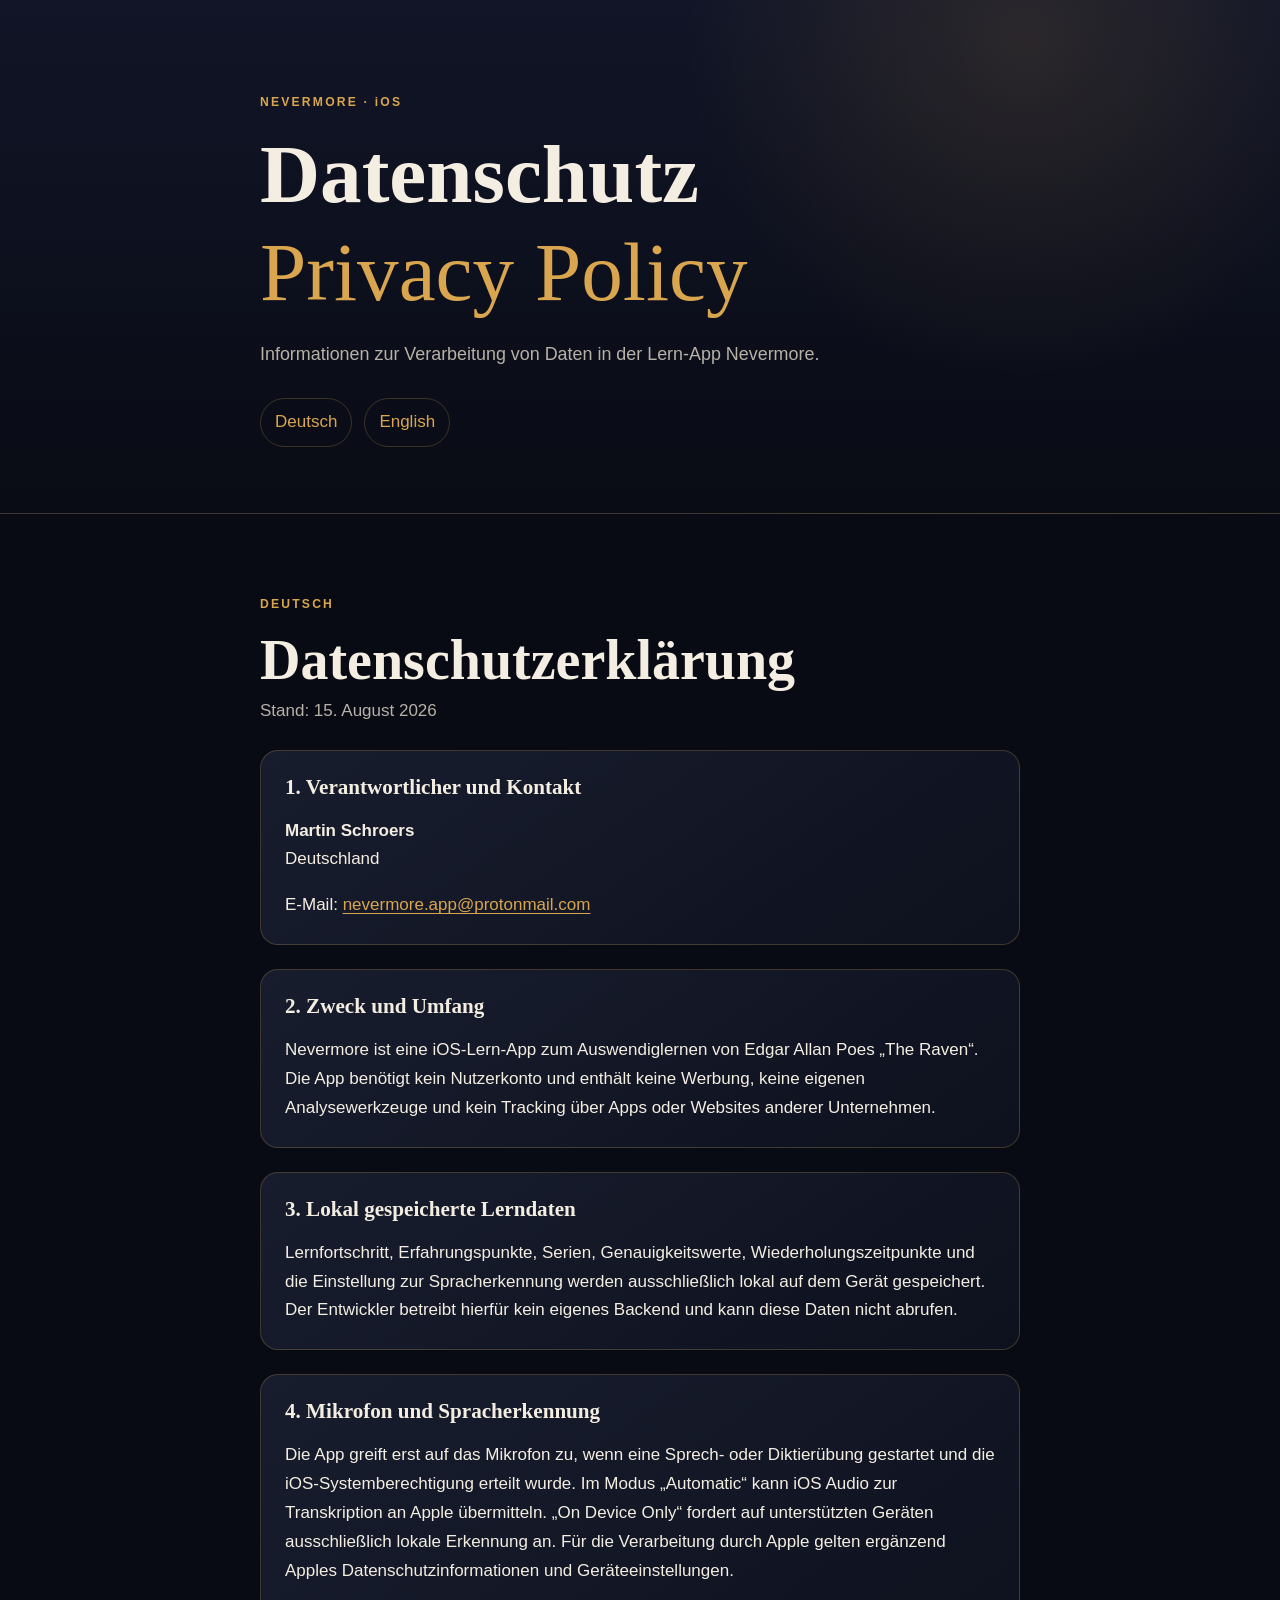
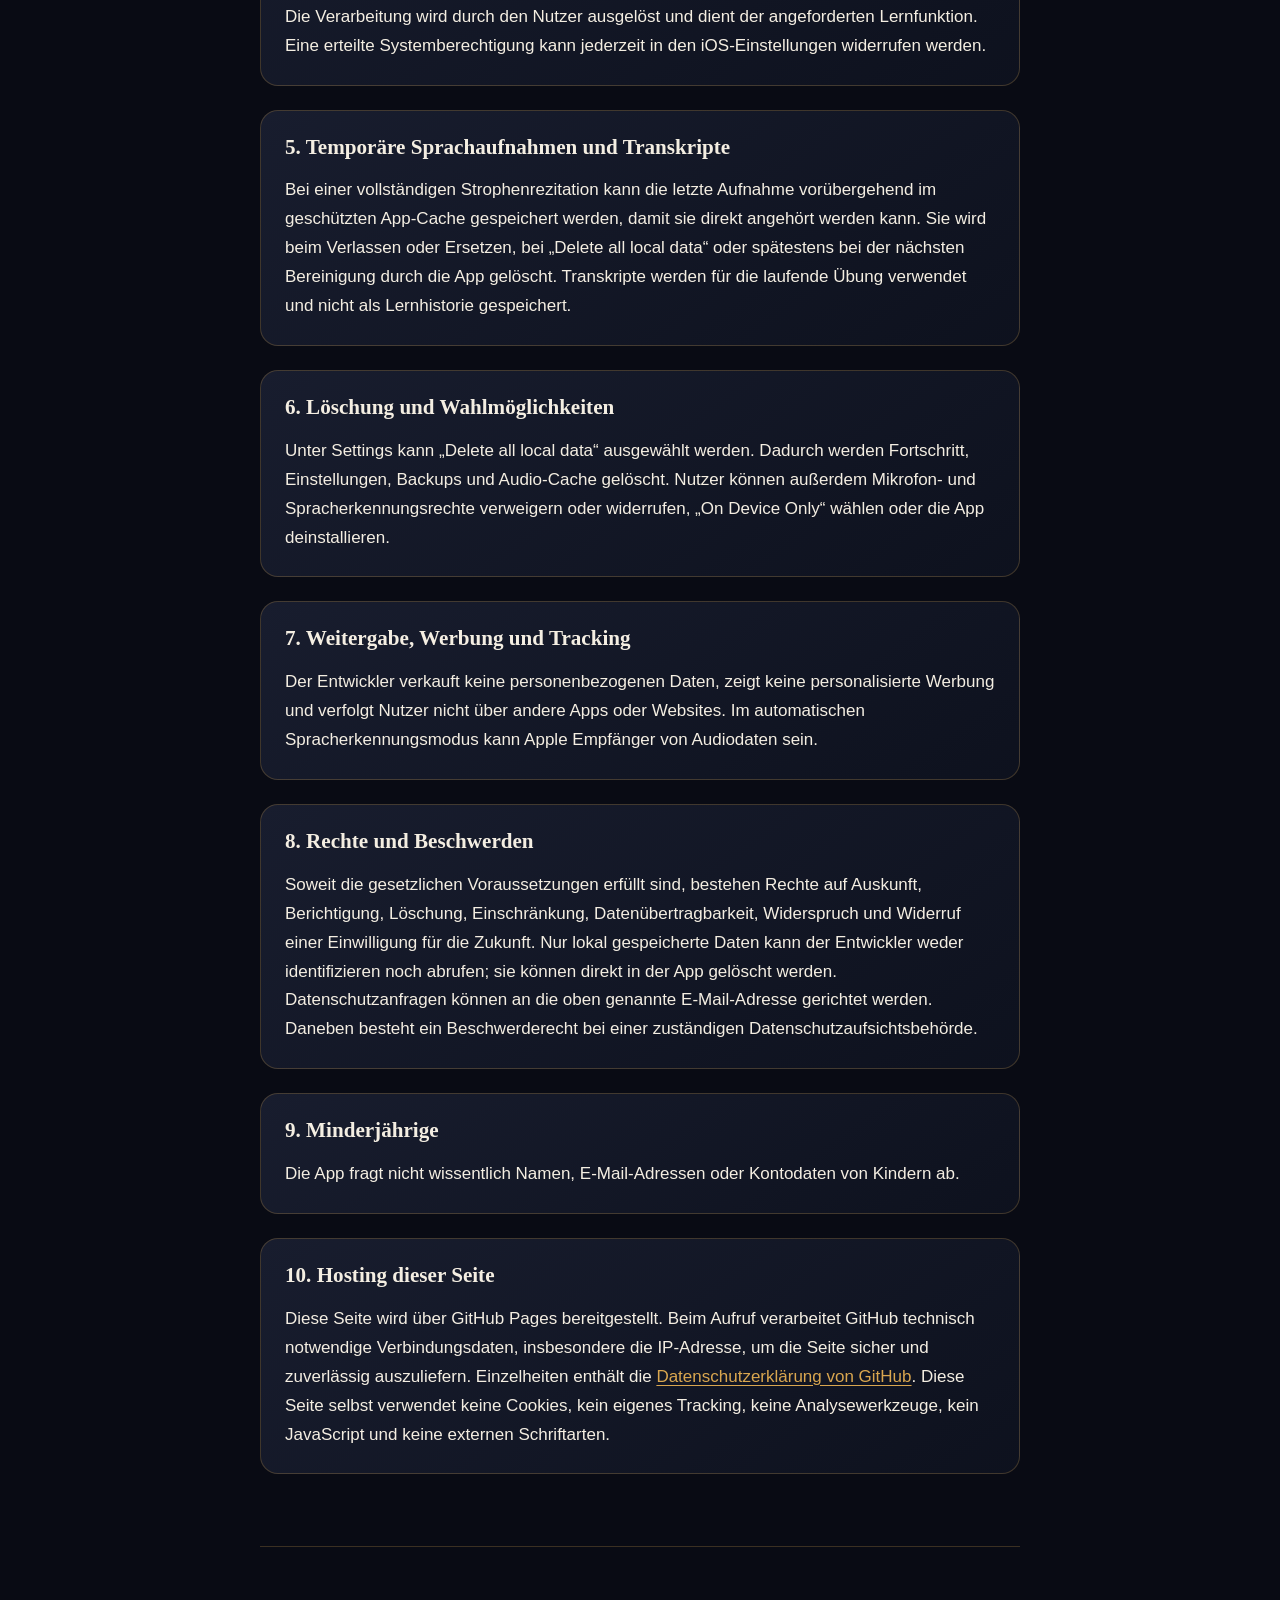
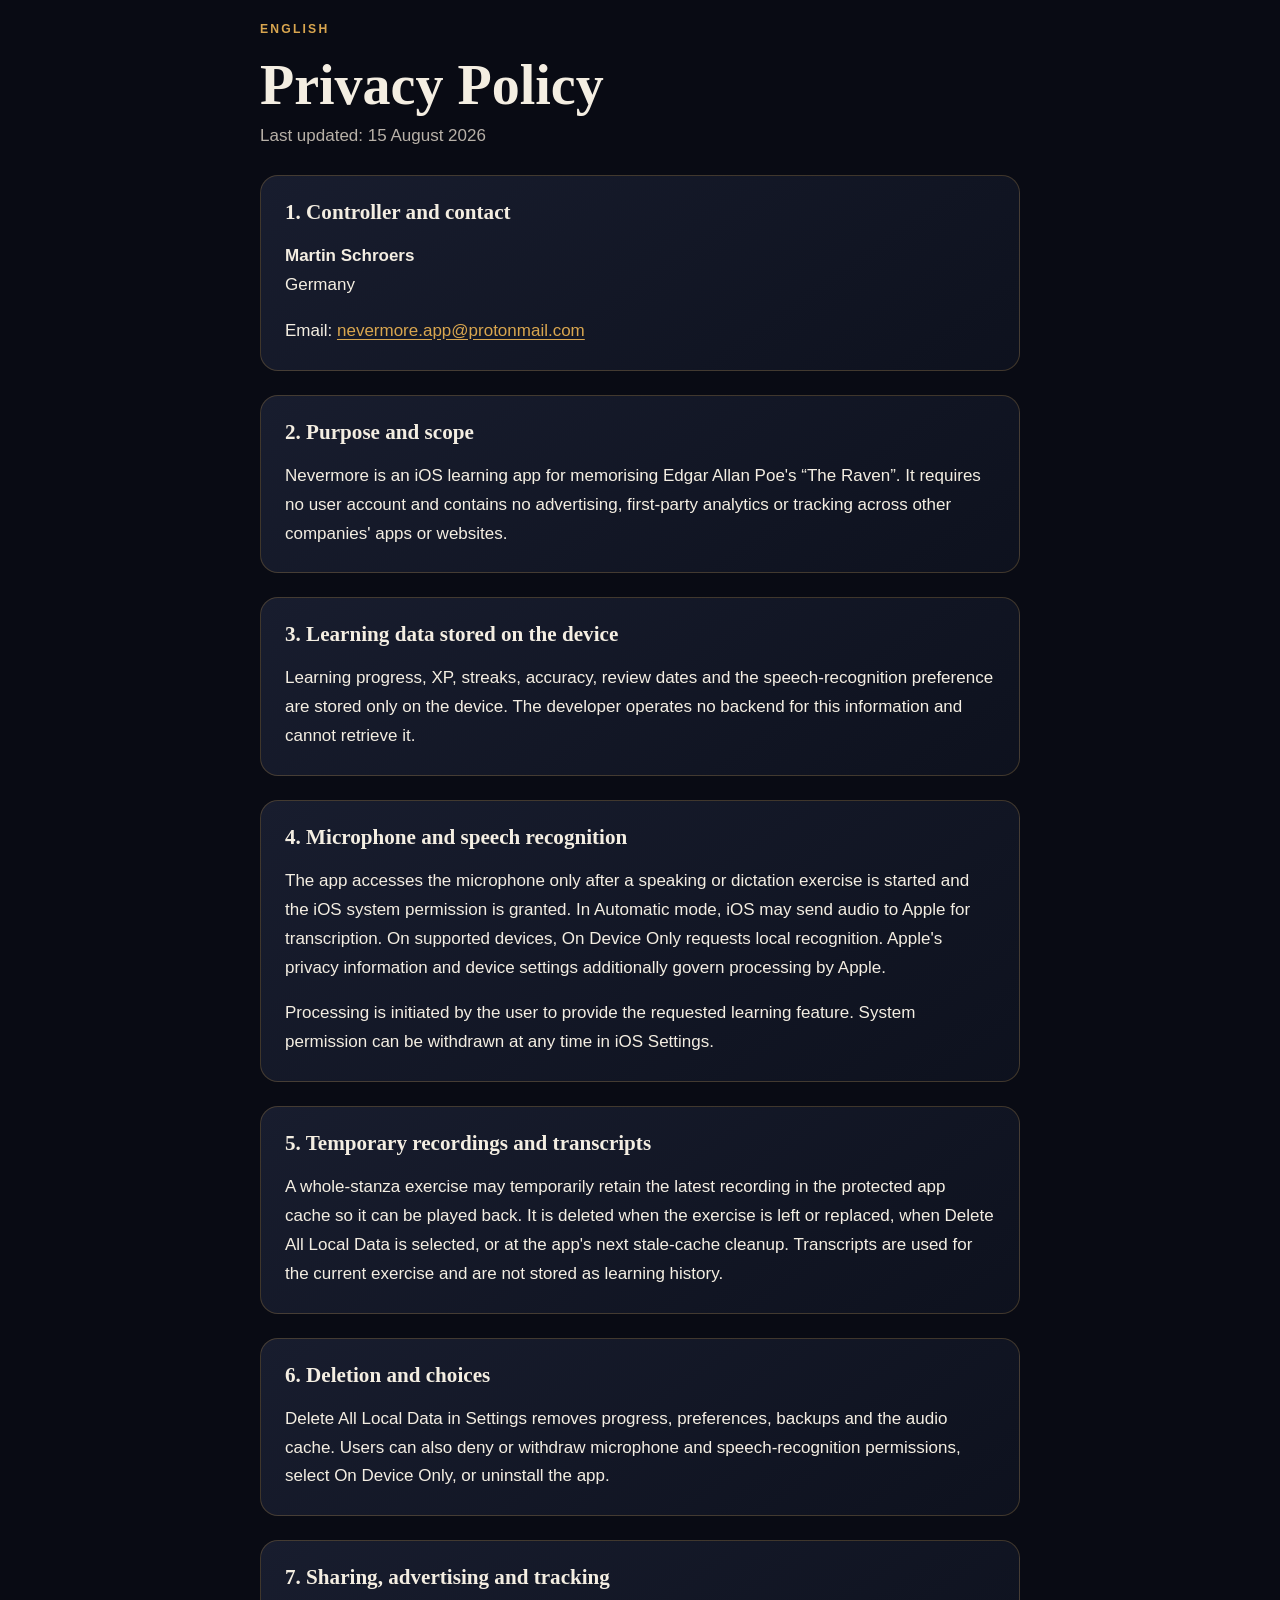
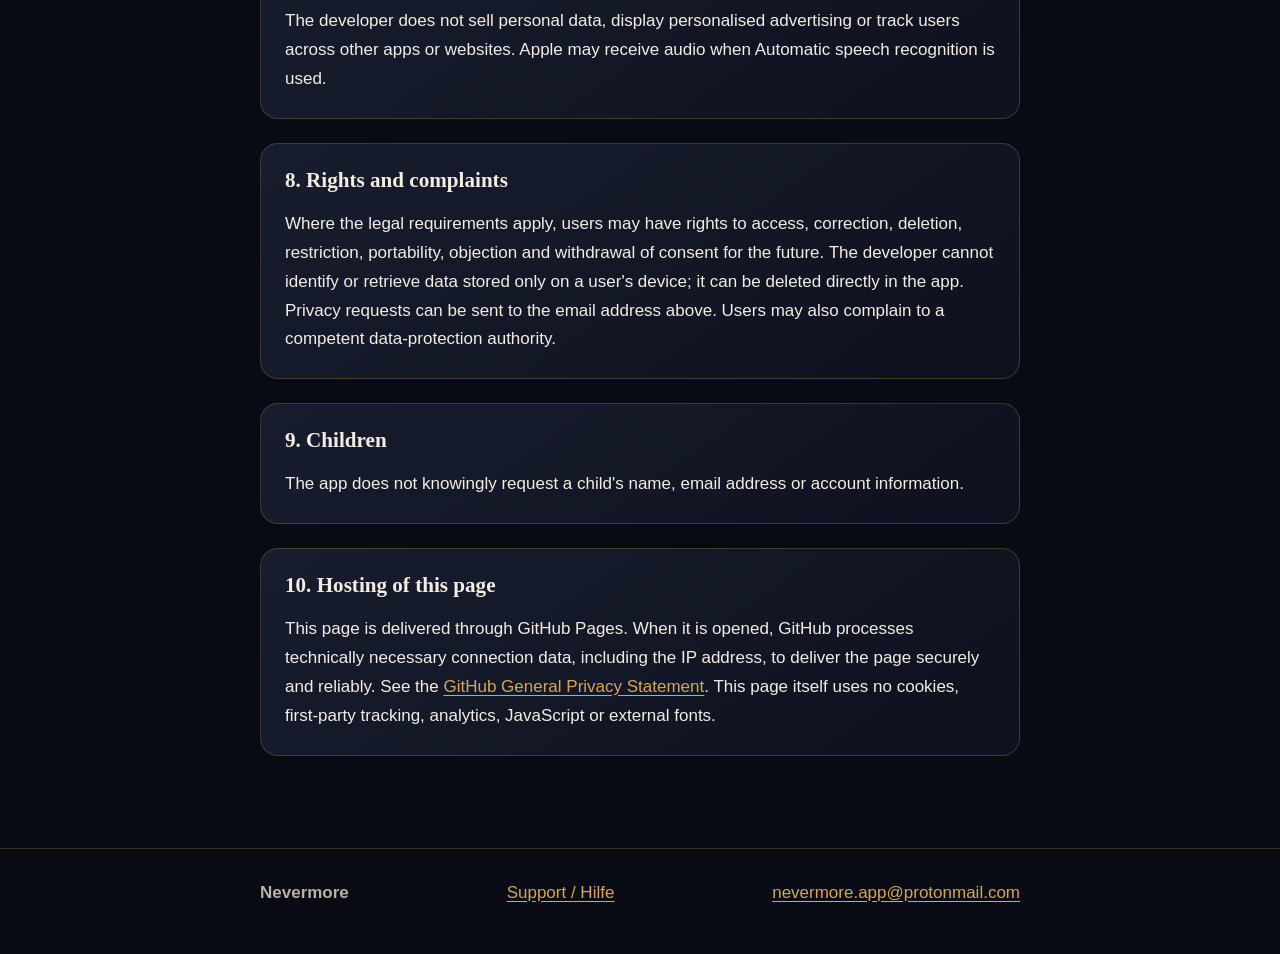
<file: index.html>
<!doctype html>
<html lang="de">
<head>
  <meta charset="utf-8">
  <meta name="viewport" content="width=device-width, initial-scale=1">
  <meta name="robots" content="index,follow">
  <meta name="description" content="Datenschutzerklärung und Privacy Policy der iOS-App Nevermore.">
  <meta name="color-scheme" content="dark">
  <title>Nevermore – Datenschutz / Privacy Policy</title>
  <link rel="stylesheet" href="styles.css">
</head>
<body>
  <header class="hero">
    <div class="wrap">
      <p class="eyebrow">NEVERMORE · iOS</p>
      <h1>Datenschutz<br><span>Privacy Policy</span></h1>
      <p class="intro">Informationen zur Verarbeitung von Daten in der Lern-App Nevermore.</p>
      <nav aria-label="Sprachauswahl">
        <a href="#de">Deutsch</a>
        <a href="#en" lang="en">English</a>
      </nav>
    </div>
  </header>

  <main class="wrap">
    <section id="de" aria-labelledby="de-title">
      <p class="section-label">DEUTSCH</p>
      <h2 id="de-title">Datenschutzerklärung</h2>
      <p class="updated">Stand: 15. August 2026</p>

      <article>
        <h3>1. Verantwortlicher und Kontakt</h3>
        <p><strong>Martin Schroers</strong><br>Deutschland</p>
        <p>E-Mail: <a href="mailto:nevermore.app@protonmail.com">nevermore.app@protonmail.com</a></p>
      </article>

      <article>
        <h3>2. Zweck und Umfang</h3>
        <p>Nevermore ist eine iOS-Lern-App zum Auswendiglernen von Edgar Allan Poes „The Raven“. Die App benötigt kein Nutzerkonto und enthält keine Werbung, keine eigenen Analysewerkzeuge und kein Tracking über Apps oder Websites anderer Unternehmen.</p>
      </article>

      <article>
        <h3>3. Lokal gespeicherte Lerndaten</h3>
        <p>Lernfortschritt, Erfahrungspunkte, Serien, Genauigkeitswerte, Wiederholungszeitpunkte und die Einstellung zur Spracherkennung werden ausschließlich lokal auf dem Gerät gespeichert. Der Entwickler betreibt hierfür kein eigenes Backend und kann diese Daten nicht abrufen.</p>
      </article>

      <article>
        <h3>4. Mikrofon und Spracherkennung</h3>
        <p>Die App greift erst auf das Mikrofon zu, wenn eine Sprech- oder Diktierübung gestartet und die iOS-Systemberechtigung erteilt wurde. Im Modus „Automatic“ kann iOS Audio zur Transkription an Apple übermitteln. „On Device Only“ fordert auf unterstützten Geräten ausschließlich lokale Erkennung an. Für die Verarbeitung durch Apple gelten ergänzend Apples Datenschutzinformationen und Geräteeinstellungen.</p>
        <p>Die Verarbeitung wird durch den Nutzer ausgelöst und dient der angeforderten Lernfunktion. Eine erteilte Systemberechtigung kann jederzeit in den iOS-Einstellungen widerrufen werden.</p>
      </article>

      <article>
        <h3>5. Temporäre Sprachaufnahmen und Transkripte</h3>
        <p>Bei einer vollständigen Strophenrezitation kann die letzte Aufnahme vorübergehend im geschützten App-Cache gespeichert werden, damit sie direkt angehört werden kann. Sie wird beim Verlassen oder Ersetzen, bei „Delete all local data“ oder spätestens bei der nächsten Bereinigung durch die App gelöscht. Transkripte werden für die laufende Übung verwendet und nicht als Lernhistorie gespeichert.</p>
      </article>

      <article>
        <h3>6. Löschung und Wahlmöglichkeiten</h3>
        <p>Unter Settings kann „Delete all local data“ ausgewählt werden. Dadurch werden Fortschritt, Einstellungen, Backups und Audio-Cache gelöscht. Nutzer können außerdem Mikrofon- und Spracherkennungsrechte verweigern oder widerrufen, „On Device Only“ wählen oder die App deinstallieren.</p>
      </article>

      <article>
        <h3>7. Weitergabe, Werbung und Tracking</h3>
        <p>Der Entwickler verkauft keine personenbezogenen Daten, zeigt keine personalisierte Werbung und verfolgt Nutzer nicht über andere Apps oder Websites. Im automatischen Spracherkennungsmodus kann Apple Empfänger von Audiodaten sein.</p>
      </article>

      <article>
        <h3>8. Rechte und Beschwerden</h3>
        <p>Soweit die gesetzlichen Voraussetzungen erfüllt sind, bestehen Rechte auf Auskunft, Berichtigung, Löschung, Einschränkung, Datenübertragbarkeit, Widerspruch und Widerruf einer Einwilligung für die Zukunft. Nur lokal gespeicherte Daten kann der Entwickler weder identifizieren noch abrufen; sie können direkt in der App gelöscht werden. Datenschutzanfragen können an die oben genannte E-Mail-Adresse gerichtet werden. Daneben besteht ein Beschwerderecht bei einer zuständigen Datenschutzaufsichtsbehörde.</p>
      </article>

      <article>
        <h3>9. Minderjährige</h3>
        <p>Die App fragt nicht wissentlich Namen, E-Mail-Adressen oder Kontodaten von Kindern ab.</p>
      </article>

      <article>
        <h3>10. Hosting dieser Seite</h3>
        <p>Diese Seite wird über GitHub Pages bereitgestellt. Beim Aufruf verarbeitet GitHub technisch notwendige Verbindungsdaten, insbesondere die IP-Adresse, um die Seite sicher und zuverlässig auszuliefern. Einzelheiten enthält die <a href="https://docs.github.com/en/site-policy/privacy-policies/github-general-privacy-statement">Datenschutzerklärung von GitHub</a>. Diese Seite selbst verwendet keine Cookies, kein eigenes Tracking, keine Analysewerkzeuge, kein JavaScript und keine externen Schriftarten.</p>
      </article>
    </section>

    <hr>

    <section id="en" lang="en" aria-labelledby="en-title">
      <p class="section-label">ENGLISH</p>
      <h2 id="en-title">Privacy Policy</h2>
      <p class="updated">Last updated: 15 August 2026</p>

      <article>
        <h3>1. Controller and contact</h3>
        <p><strong>Martin Schroers</strong><br>Germany</p>
        <p>Email: <a href="mailto:nevermore.app@protonmail.com">nevermore.app@protonmail.com</a></p>
      </article>

      <article>
        <h3>2. Purpose and scope</h3>
        <p>Nevermore is an iOS learning app for memorising Edgar Allan Poe's “The Raven”. It requires no user account and contains no advertising, first-party analytics or tracking across other companies' apps or websites.</p>
      </article>

      <article>
        <h3>3. Learning data stored on the device</h3>
        <p>Learning progress, XP, streaks, accuracy, review dates and the speech-recognition preference are stored only on the device. The developer operates no backend for this information and cannot retrieve it.</p>
      </article>

      <article>
        <h3>4. Microphone and speech recognition</h3>
        <p>The app accesses the microphone only after a speaking or dictation exercise is started and the iOS system permission is granted. In Automatic mode, iOS may send audio to Apple for transcription. On supported devices, On Device Only requests local recognition. Apple's privacy information and device settings additionally govern processing by Apple.</p>
        <p>Processing is initiated by the user to provide the requested learning feature. System permission can be withdrawn at any time in iOS Settings.</p>
      </article>

      <article>
        <h3>5. Temporary recordings and transcripts</h3>
        <p>A whole-stanza exercise may temporarily retain the latest recording in the protected app cache so it can be played back. It is deleted when the exercise is left or replaced, when Delete All Local Data is selected, or at the app's next stale-cache cleanup. Transcripts are used for the current exercise and are not stored as learning history.</p>
      </article>

      <article>
        <h3>6. Deletion and choices</h3>
        <p>Delete All Local Data in Settings removes progress, preferences, backups and the audio cache. Users can also deny or withdraw microphone and speech-recognition permissions, select On Device Only, or uninstall the app.</p>
      </article>

      <article>
        <h3>7. Sharing, advertising and tracking</h3>
        <p>The developer does not sell personal data, display personalised advertising or track users across other apps or websites. Apple may receive audio when Automatic speech recognition is used.</p>
      </article>

      <article>
        <h3>8. Rights and complaints</h3>
        <p>Where the legal requirements apply, users may have rights to access, correction, deletion, restriction, portability, objection and withdrawal of consent for the future. The developer cannot identify or retrieve data stored only on a user's device; it can be deleted directly in the app. Privacy requests can be sent to the email address above. Users may also complain to a competent data-protection authority.</p>
      </article>

      <article>
        <h3>9. Children</h3>
        <p>The app does not knowingly request a child's name, email address or account information.</p>
      </article>

      <article>
        <h3>10. Hosting of this page</h3>
        <p>This page is delivered through GitHub Pages. When it is opened, GitHub processes technically necessary connection data, including the IP address, to deliver the page securely and reliably. See the <a href="https://docs.github.com/en/site-policy/privacy-policies/github-general-privacy-statement">GitHub General Privacy Statement</a>. This page itself uses no cookies, first-party tracking, analytics, JavaScript or external fonts.</p>
      </article>
    </section>
  </main>

  <footer>
    <div class="wrap">
      <strong>Nevermore</strong>
      <a href="support.html">Support / Hilfe</a>
      <a href="mailto:nevermore.app@protonmail.com">nevermore.app@protonmail.com</a>
    </div>
  </footer>
</body>
</html>
</file>
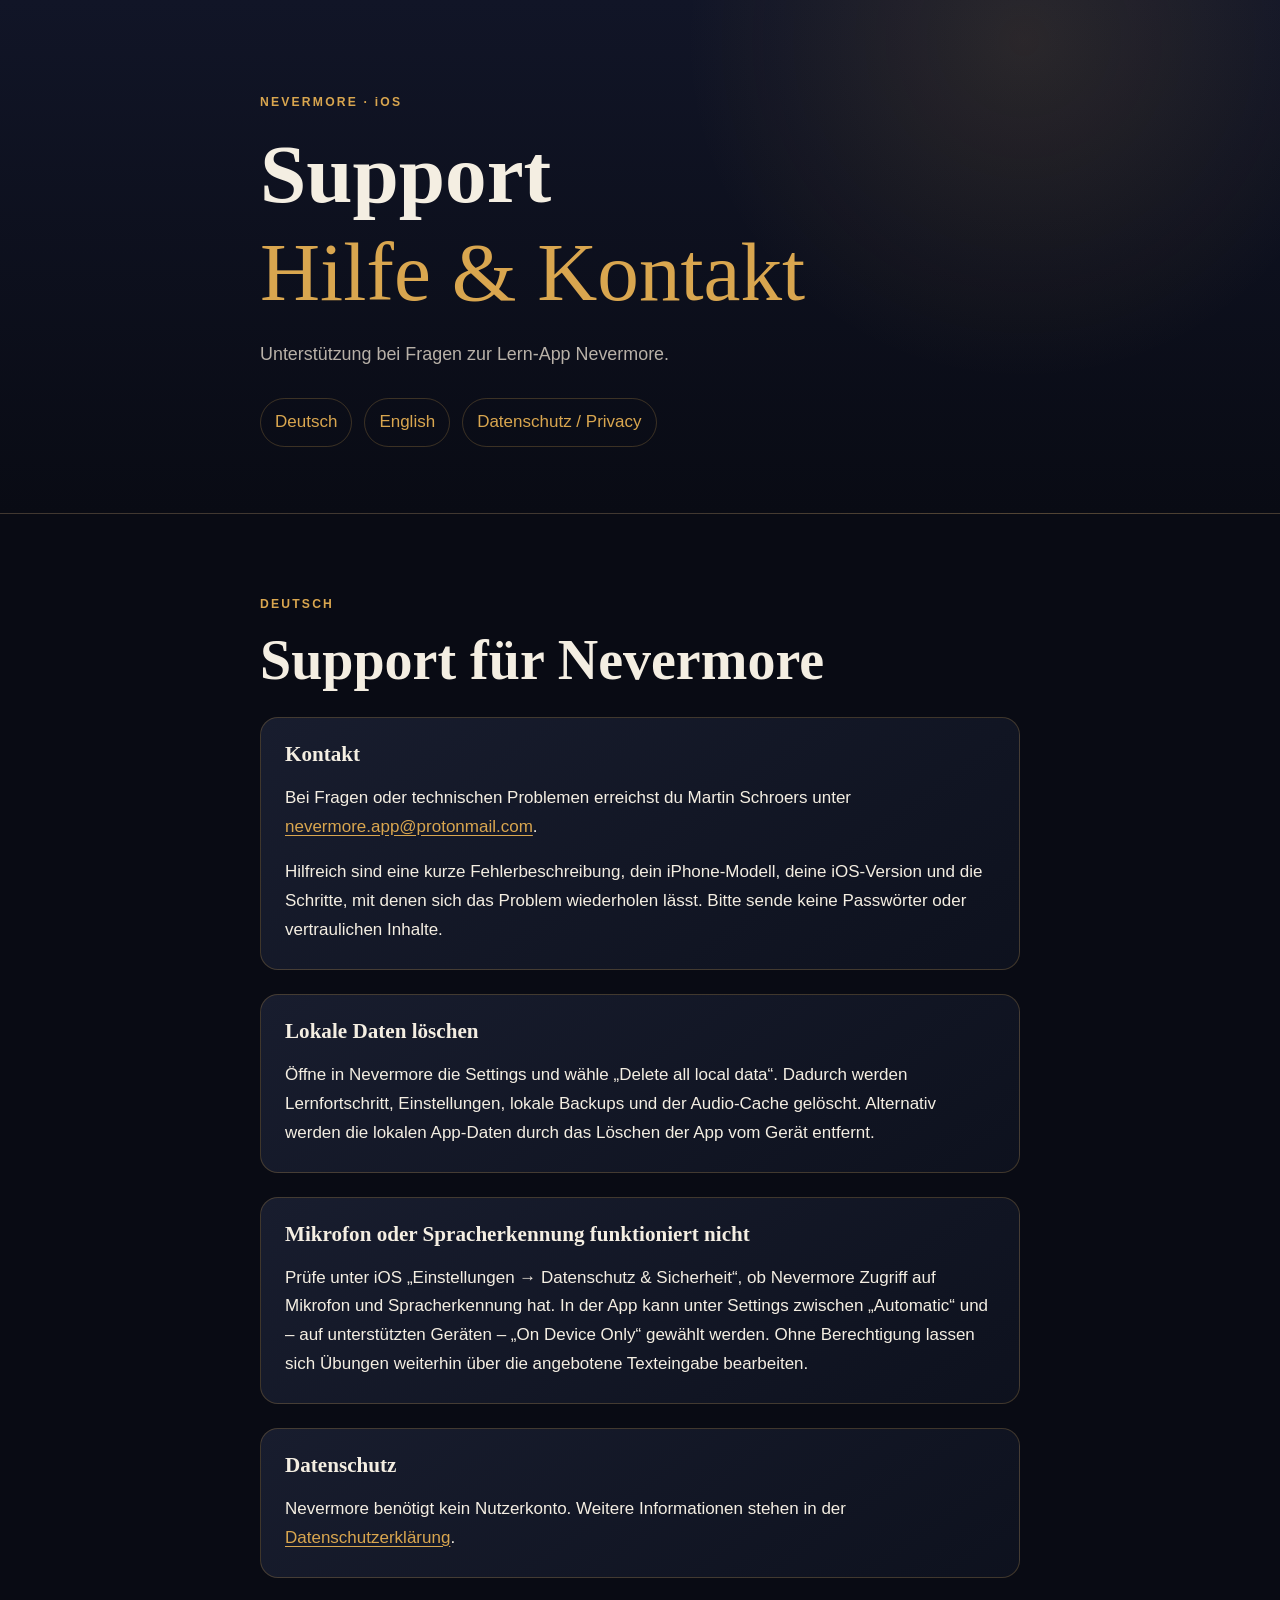
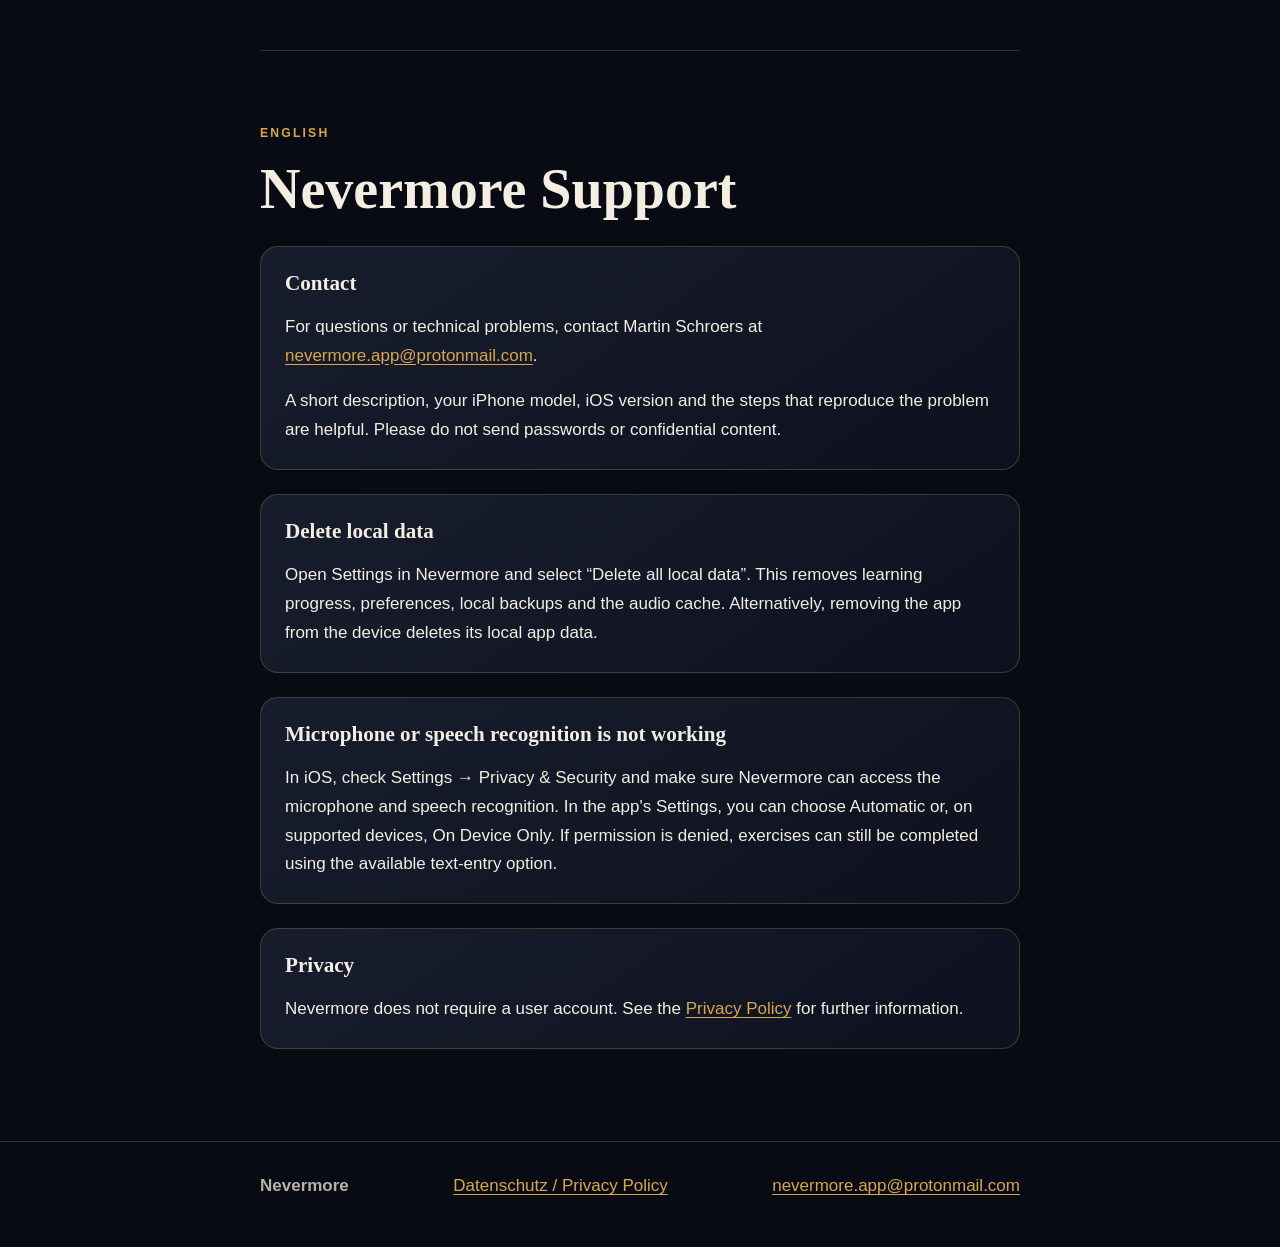
<file: support.html>
<!doctype html>
<html lang="de">
<head>
  <meta charset="utf-8">
  <meta name="viewport" content="width=device-width, initial-scale=1">
  <meta name="robots" content="index,follow">
  <meta name="description" content="Support und Hilfe für die iOS-App Nevermore.">
  <meta name="color-scheme" content="dark">
  <title>Nevermore – Support / Hilfe</title>
  <link rel="stylesheet" href="styles.css">
</head>
<body>
  <header class="hero">
    <div class="wrap">
      <p class="eyebrow">NEVERMORE · iOS</p>
      <h1>Support<br><span>Hilfe & Kontakt</span></h1>
      <p class="intro">Unterstützung bei Fragen zur Lern-App Nevermore.</p>
      <nav aria-label="Sprachauswahl und Datenschutz">
        <a href="#de">Deutsch</a>
        <a href="#en" lang="en">English</a>
        <a href="index.html">Datenschutz / Privacy</a>
      </nav>
    </div>
  </header>

  <main class="wrap">
    <section id="de" aria-labelledby="de-title">
      <p class="section-label">DEUTSCH</p>
      <h2 id="de-title">Support für Nevermore</h2>

      <article>
        <h3>Kontakt</h3>
        <p>Bei Fragen oder technischen Problemen erreichst du Martin Schroers unter <a href="mailto:nevermore.app@protonmail.com">nevermore.app@protonmail.com</a>.</p>
        <p>Hilfreich sind eine kurze Fehlerbeschreibung, dein iPhone-Modell, deine iOS-Version und die Schritte, mit denen sich das Problem wiederholen lässt. Bitte sende keine Passwörter oder vertraulichen Inhalte.</p>
      </article>

      <article>
        <h3>Lokale Daten löschen</h3>
        <p>Öffne in Nevermore die Settings und wähle „Delete all local data“. Dadurch werden Lernfortschritt, Einstellungen, lokale Backups und der Audio-Cache gelöscht. Alternativ werden die lokalen App-Daten durch das Löschen der App vom Gerät entfernt.</p>
      </article>

      <article>
        <h3>Mikrofon oder Spracherkennung funktioniert nicht</h3>
        <p>Prüfe unter iOS „Einstellungen → Datenschutz &amp; Sicherheit“, ob Nevermore Zugriff auf Mikrofon und Spracherkennung hat. In der App kann unter Settings zwischen „Automatic“ und – auf unterstützten Geräten – „On Device Only“ gewählt werden. Ohne Berechtigung lassen sich Übungen weiterhin über die angebotene Texteingabe bearbeiten.</p>
      </article>

      <article>
        <h3>Datenschutz</h3>
        <p>Nevermore benötigt kein Nutzerkonto. Weitere Informationen stehen in der <a href="index.html">Datenschutzerklärung</a>.</p>
      </article>
    </section>

    <hr>

    <section id="en" lang="en" aria-labelledby="en-title">
      <p class="section-label">ENGLISH</p>
      <h2 id="en-title">Nevermore Support</h2>

      <article>
        <h3>Contact</h3>
        <p>For questions or technical problems, contact Martin Schroers at <a href="mailto:nevermore.app@protonmail.com">nevermore.app@protonmail.com</a>.</p>
        <p>A short description, your iPhone model, iOS version and the steps that reproduce the problem are helpful. Please do not send passwords or confidential content.</p>
      </article>

      <article>
        <h3>Delete local data</h3>
        <p>Open Settings in Nevermore and select “Delete all local data”. This removes learning progress, preferences, local backups and the audio cache. Alternatively, removing the app from the device deletes its local app data.</p>
      </article>

      <article>
        <h3>Microphone or speech recognition is not working</h3>
        <p>In iOS, check Settings → Privacy &amp; Security and make sure Nevermore can access the microphone and speech recognition. In the app's Settings, you can choose Automatic or, on supported devices, On Device Only. If permission is denied, exercises can still be completed using the available text-entry option.</p>
      </article>

      <article>
        <h3>Privacy</h3>
        <p>Nevermore does not require a user account. See the <a href="index.html">Privacy Policy</a> for further information.</p>
      </article>
    </section>
  </main>

  <footer>
    <div class="wrap">
      <strong>Nevermore</strong>
      <a href="index.html">Datenschutz / Privacy Policy</a>
      <a href="mailto:nevermore.app@protonmail.com">nevermore.app@protonmail.com</a>
    </div>
  </footer>
</body>
</html>
</file>
<file: styles.css>
:root {
  --ink: #090b14;
  --panel: #121624;
  --paper: #f4eee2;
  --muted: #b8b1a8;
  --gold: #d9a64f;
  --line: rgba(217, 166, 79, 0.24);
}

* { box-sizing: border-box; }

html { scroll-behavior: smooth; }

body {
  margin: 0;
  background: var(--ink);
  color: var(--paper);
  font-family: ui-sans-serif, -apple-system, BlinkMacSystemFont, "Segoe UI", sans-serif;
  font-size: 17px;
  line-height: 1.7;
}

a { color: var(--gold); text-underline-offset: 0.2em; }
a:hover, a:focus-visible { color: #f1c775; }
a:focus-visible { outline: 2px solid var(--gold); outline-offset: 4px; }

.wrap { width: min(760px, calc(100% - 40px)); margin: 0 auto; }

.hero {
  padding: 80px 0 66px;
  background:
    radial-gradient(circle at 80% 8%, rgba(217, 166, 79, 0.13), transparent 30%),
    linear-gradient(180deg, #111527 0%, var(--ink) 100%);
  border-bottom: 1px solid var(--line);
}

.eyebrow, .section-label {
  color: var(--gold);
  font-size: 0.76rem;
  font-weight: 800;
  letter-spacing: 0.18em;
}

h1, h2, h3 { font-family: Georgia, "Times New Roman", serif; line-height: 1.18; }
h1 { margin: 12px 0 18px; font-size: clamp(2.8rem, 9vw, 5.2rem); }
h1 span { color: var(--gold); font-weight: 400; }
h2 { margin: 6px 0 0; font-size: clamp(2.1rem, 7vw, 3.5rem); }
h3 { margin: 0 0 12px; font-size: 1.32rem; }

.intro { max-width: 600px; color: var(--muted); font-size: 1.12rem; }
nav { display: flex; flex-wrap: wrap; gap: 12px; margin-top: 28px; }
nav a {
  padding: 9px 14px;
  border: 1px solid var(--line);
  border-radius: 999px;
  text-decoration: none;
}

main { padding: 68px 0; }
section { scroll-margin-top: 24px; }
.updated { color: var(--muted); margin-top: 4px; }

article {
  margin: 24px 0;
  padding: 24px;
  background: linear-gradient(145deg, rgba(25, 30, 48, 0.96), rgba(14, 18, 31, 0.96));
  border: 1px solid var(--line);
  border-radius: 18px;
}

article p:last-child { margin-bottom: 0; }

hr {
  margin: 72px 0;
  border: 0;
  border-top: 1px solid var(--line);
}

footer { border-top: 1px solid var(--line); color: var(--muted); }
footer .wrap { display: flex; justify-content: space-between; gap: 20px; padding: 30px 0 46px; }

@media (max-width: 560px) {
  .hero { padding: 56px 0 46px; }
  main { padding: 48px 0; }
  article { padding: 20px; }
  footer .wrap { align-items: flex-start; flex-direction: column; }
}

@media (prefers-reduced-motion: reduce) {
  html { scroll-behavior: auto; }
}
</file>
